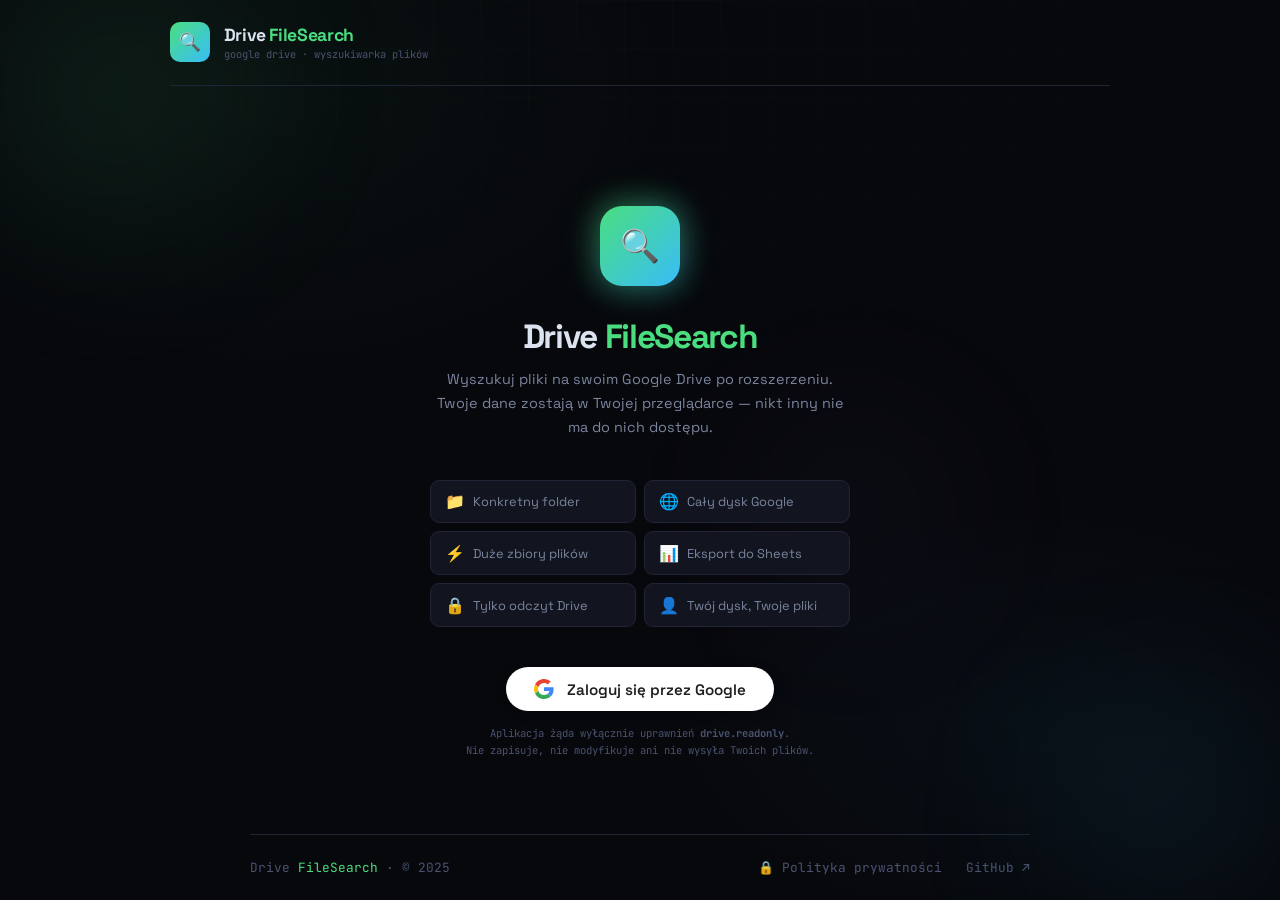
<file: index.html>
<!DOCTYPE html>
<html lang="pl">
<head>
  <meta charset="UTF-8"/>
  <meta name="viewport" content="width=device-width, initial-scale=1.0"/>
  <title>Drive FileSearch</title>
  <link href="https://fonts.googleapis.com/css2?family=Space+Grotesk:wght@300;400;500;600;700&family=JetBrains+Mono:wght@400;500&display=swap" rel="stylesheet"/>
  <link rel="stylesheet" href="styles/main.css?v=4"/>

</head>
<body>

<div class="bg-orbs">
  <div class="orb orb-1"></div>
  <div class="orb orb-2"></div>
  <div class="orb orb-3"></div>
</div>

<!-- TOP BAR -->
<div class="topbar">
  <div class="brand">
    <div class="brand-icon">🔍</div>
    <div>
      <div class="brand-name">Drive <em>FileSearch</em></div>
      <div class="brand-tag">google drive · wyszukiwarka plików</div>
    </div>
  </div>
  <div id="user-area" style="display:none">
    <div class="user-pill" onclick="signOut()" title="Kliknij, aby się wylogować">
      <div class="user-avatar" id="user-avatar">?</div>
      <span id="user-name" style="color:var(--txt2)">Wyloguj</span>
    </div>
  </div>
</div>

<!-- ═══════════════ LOGIN ═══════════════ -->
<div id="login-screen">
  <div class="login-hero">🔍</div>
  <h1 class="login-title">Drive <span>FileSearch</span></h1>
  <p class="login-sub">
    Wyszukuj pliki na swoim Google Drive po rozszerzeniu.<br>
    Twoje dane zostają w Twojej przeglądarce — nikt inny nie ma do nich dostępu.
  </p>

  <div class="login-feats">
    <div class="feat"><span class="feat-ic">📁</span>Konkretny folder</div>
    <div class="feat"><span class="feat-ic">🌐</span>Cały dysk Google</div>
    <div class="feat"><span class="feat-ic">⚡</span>Duże zbiory plików</div>
    <div class="feat"><span class="feat-ic">📊</span>Eksport do Sheets</div>
    <div class="feat"><span class="feat-ic">🔒</span>Tylko odczyt Drive</div>
    <div class="feat"><span class="feat-ic">👤</span>Twój dysk, Twoje pliki</div>
  </div>

  <div class="login-btn-wrap">
    <button id="g-signin-btn" onclick="triggerOAuth()" style="
      display:flex;align-items:center;gap:.85rem;
      background:#fff;color:#1f1f1f;border:none;border-radius:999px;
      padding:.75rem 1.75rem;font-size:.95rem;font-weight:600;
      cursor:pointer;font-family:var(--sans);box-shadow:0 2px 12px rgba(0,0,0,.3);
      transition:box-shadow .2s;
    " onmouseover="this.style.boxShadow='0 4px 20px rgba(0,0,0,.4)'"
       onmouseout="this.style.boxShadow='0 2px 12px rgba(0,0,0,.3)'">
      <svg width="20" height="20" viewBox="0 0 48 48"><path fill="#EA4335" d="M24 9.5c3.54 0 6.71 1.22 9.21 3.6l6.85-6.85C35.9 2.38 30.47 0 24 0 14.62 0 6.51 5.38 2.56 13.22l7.98 6.19C12.43 13.72 17.74 9.5 24 9.5z"/><path fill="#4285F4" d="M46.98 24.55c0-1.57-.15-3.09-.38-4.55H24v9.02h12.94c-.58 2.96-2.26 5.48-4.78 7.18l7.73 6c4.51-4.18 7.09-10.36 7.09-17.65z"/><path fill="#FBBC05" d="M10.53 28.59c-.48-1.45-.76-2.99-.76-4.59s.27-3.14.76-4.59l-7.98-6.19C.92 16.46 0 20.12 0 24c0 3.88.92 7.54 2.56 10.78l7.97-6.19z"/><path fill="#34A853" d="M24 48c6.48 0 11.93-2.13 15.89-5.81l-7.73-6c-2.18 1.48-4.97 2.31-8.16 2.31-6.26 0-11.57-4.22-13.47-9.91l-7.98 6.19C6.51 42.62 14.62 48 24 48z"/></svg>
      Zaloguj się przez Google
    </button>
    <p class="privacy-note">
      Aplikacja żąda wyłącznie uprawnień <strong>drive.readonly</strong>.<br>
      Nie zapisuje, nie modyfikuje ani nie wysyła Twoich plików.
    </p>
  </div>

  <!-- Pojawia się tylko gdy właściciel nie wpisał Client ID -->
  <div class="no-config" id="no-config">
    <strong>⚙️ Konfiguracja wymagana (tylko dla właściciela aplikacji)</strong>
    Aby aplikacja działała, otwórz plik <code>index.html</code> w edytorze
    i zamień w linii&nbsp;3 wartość:<br><br>
    <code>CLIENT_ID: '574487464726-5versj5g8uubppk4ikh4be92oa8b5r4l.apps.googleusercontent.com'</code><br><br>
    na swój Client ID z Google Cloud Console, a następnie wgraj plik na serwer.<br>
    Instrukcja: <a href="https://console.cloud.google.com/" target="_blank" style="color:var(--b)">console.cloud.google.com</a>
    → APIs &amp; Services → Credentials → OAuth 2.0 Client ID
  </div>
</div>

<!-- ═══════════════ APP ═══════════════ -->
<div id="app" style="display:none;width:100%;max-width:940px">

  <div class="card">
    <div class="card-title">Konfiguracja wyszukiwania</div>

    <div class="mode-tabs">
      <div class="mode-tab active" id="tab-f" onclick="setMode('folder')">
        <span class="tab-icon">📁</span>
        <div><div class="tab-title">Konkretny folder</div><div class="tab-desc">podaj ID lub URL</div></div>
      </div>
      <div class="mode-tab dtab" id="tab-d" onclick="setMode('drive')">
        <span class="tab-icon">🌐</span>
        <div><div class="tab-title">Cały dysk Google</div><div class="tab-desc">przeszukaj wszystko</div></div>
      </div>
    </div>

    <div class="warn-banner" id="warn">
      ⚡ <strong>Tryb: Cały dysk</strong> — dla dużych dysków może to potrwać kilka minut. Wyniki pojawiają się na bieżąco.
    </div>

    <div class="row2">
      <div class="field">
        <label class="fl">ID lub URL folderu</label>
        <input type="text" id="folder-id" placeholder="1BxiMVs0XRA5nFMdKvBdBZjg…"/>
        <p class="hint">Wklej URL lub ID z paska adresu Drive</p>
      </div>
      <div class="field">
        <label class="fl">Rozszerzenia plików</label>
        <div class="ext-picker-wrap">
          <div class="ext-picker-trigger" id="ext-trigger" onclick="togglePicker()">
            <span id="ext-trigger-label">Wybierz rozszerzenia…</span>
            <span class="ext-trigger-arrow">▾</span>
          </div>
          <div class="ext-picker-dropdown" id="ext-dropdown" style="display:none">
            <div class="ext-search-wrap">
              <input type="text" id="ext-search" placeholder="Szukaj rozszerzenia…" oninput="filterExtensions()" autocomplete="off"/>
            </div>
            <div class="ext-custom-wrap">
              <div class="ext-custom-header" id="ext-custom-header" onclick="toggleCustom()">
                <span class="ext-custom-label">+ Dodaj własne rozszerzenie</span>
                <span class="ext-custom-arrow" id="ext-custom-arrow">▾</span>
              </div>
              <div class="ext-custom-body" id="ext-custom-body" style="display:none">
                <div class="ext-custom-row">
                  <input type="text" id="ext-custom-input"
                    placeholder="np. ai, fig, blend…"
                    autocomplete="off"
                    oninput="this.value=this.value.replace(/[^a-zA-Z0-9]/g,'')"
                    onkeydown="if(event.key==='Enter'){event.preventDefault();addCustomExt()}"/>
                  <button type="button" class="ext-custom-btn" onclick="addCustomExt()">Dodaj</button>
                </div>
                <div class="ext-custom-tags" id="ext-custom-tags"></div>
              </div>
            </div>
            <div class="ext-actions">
              <button type="button" onclick="selectAll()">Zaznacz wszystkie</button>
              <button type="button" onclick="clearAll()">Odznacz wszystkie</button>
            </div>
            <div class="ext-list" id="ext-list">
              <div style="padding:1rem;text-align:center;color:var(--txt3);font-family:var(--mono);font-size:.78rem">Ładowanie…</div>
            </div>
          </div>
        </div>
        <p class="hint">Możesz zaznaczyć wiele rozszerzeń jednocześnie</p>
        <div class="ext-tags" id="ext-tags"></div>
      </div>
    </div>

    <div class="toggle-row" id="rec-row">
      <label class="toggle"><input type="checkbox" id="recursive" checked/><span class="slider"></span></label>
      <span class="toggle-label">Przeszukuj podfoldery rekurencyjnie</span>
    </div>

    <div class="btn-row">
      <button class="btn-go" id="btn-go" onclick="startSearch()">▶ Szukaj</button>
      <button class="btn-stop" id="btn-stop" onclick="stopSearch()" disabled>✕ Zatrzymaj</button>
    </div>
    <div class="err" id="err-box"></div>
  </div>

  <div class="card" id="prog-card">
    <div class="prog-head">
      <span class="prog-label" id="prog-label">Wyszukiwanie…</span>
      <span class="prog-status" id="prog-status">inicjalizacja</span>
    </div>
    <div class="pbar-wrap"><div class="pbar" id="pbar"></div></div>
    <div class="stats-row">
      <div><span class="sv" id="sv-found">0</span>znaleziono</div>
      <div><span class="sv" id="sv-req">0</span>zapytań API</div>
      <div><span class="sv" id="sv-time">0s</span>czas</div>
    </div>
  </div>

  <div class="card" id="res-card">
    <div class="res-head">
      <div class="res-left">
        <span class="res-title">Wyniki</span>
        <span class="badge" id="res-badge">0</span>
        <span class="mpill" id="res-pill">tryb</span>
      </div>
      <button class="btn-export btn-sm" id="btn-export" onclick="exportSheet()" disabled>📊 Eksportuj do Sheets</button>
    </div>
    <div class="fbar">
      <input type="text" id="f-name" placeholder="Filtruj po nazwie…" oninput="render()"/>
      <select id="f-ext" onchange="render()"><option value="">Wszystkie typy</option></select>
      <select id="s-col" onchange="render()">
        <option value="name">Sortuj: nazwa</option>
        <option value="ext">Sortuj: typ</option>
        <option value="size">Sortuj: rozmiar</option>
        <option value="modified">Sortuj: data</option>
        <option value="path">Sortuj: lokalizacja</option>
      </select>
      <select id="s-dir" onchange="render()">
        <option value="asc">Rosnąco</option>
        <option value="desc">Malejąco</option>
      </select>
    </div>
    <div class="tbl-wrap">
      <table>
        <thead><tr>
          <th onclick="sortBy('name')">Nazwa</th>
          <th onclick="sortBy('ext')">Typ</th>
          <th onclick="sortBy('size')">Rozmiar</th>
          <th onclick="sortBy('path')" id="th-path">Lokalizacja</th>
          <th onclick="sortBy('modified')">Modyfikacja</th>
          <th>Otwórz</th>
        </tr></thead>
        <tbody id="tbody"></tbody>
      </table>
    </div>
    <div class="empty" id="empty" style="display:none"><span>🗂️</span>Brak wyników spełniających kryteria</div>
    <div class="paging" id="paging"></div>
  </div>

</div>

<script>
// ════════════════════════════════════════════════════
//  ★ KONFIGURACJA – zmień tylko tę jedną linię ★
// ════════════════════════════════════════════════════
const CONFIG = {
  CLIENT_ID:    '574487464726-5versj5g8uubppk4ikh4be92oa8b5r4l.apps.googleusercontent.com',
  REDIRECT_URI: 'https://minkek.github.io/drive-filesearch/',
};
// ════════════════════════════════════════════════════

const SCOPES   = 'openid profile email https://www.googleapis.com/auth/drive.metadata.readonly https://www.googleapis.com/auth/spreadsheets';
const API_BASE = 'https://www.googleapis.com/drive/v3';
const PAGE_SZ  = 50;

let token    = null;
let allFiles = [];
let mode     = 'folder';
let running  = false;
let reqCount = 0, t0 = 0;
let timerInt = null;
let curPage  = 1;

// ════════════════════════════════════════════════════
//  EXTENSION PICKER
// ════════════════════════════════════════════════════
let extData    = {};   // { Kategoria: [{ext, label}] }
let checkedExt = new Set();

async function loadExtensions() {
  try {
    const res = await fetch('extensions.json?v=' + Date.now());
    extData = await res.json();
  } catch(_) {
    // Fallback jeśli plik nie istnieje
    extData = {
      'Dokumenty': [{ext:'pdf',label:'PDF'},{ext:'docx',label:'Word'},{ext:'doc',label:'Word (stary)'},{ext:'txt',label:'Tekst'},{ext:'odt',label:'ODT'}],
      'Arkusze':   [{ext:'xlsx',label:'Excel'},{ext:'xls',label:'Excel (stary)'},{ext:'csv',label:'CSV'},{ext:'ods',label:'ODS'}],
      'Prezentacje':[{ext:'pptx',label:'PowerPoint'},{ext:'ppt',label:'PPT (stary)'},{ext:'odp',label:'ODP'}],
      'Obrazy':    [{ext:'jpg',label:'JPG'},{ext:'png',label:'PNG'},{ext:'gif',label:'GIF'},{ext:'webp',label:'WebP'},{ext:'svg',label:'SVG'},{ext:'heic',label:'HEIC'}],
      'Wideo':     [{ext:'mp4',label:'MP4'},{ext:'mov',label:'MOV'},{ext:'avi',label:'AVI'},{ext:'mkv',label:'MKV'}],
      'Audio':     [{ext:'mp3',label:'MP3'},{ext:'wav',label:'WAV'},{ext:'flac',label:'FLAC'},{ext:'aac',label:'AAC'}],
      'Archiwa':   [{ext:'zip',label:'ZIP'},{ext:'rar',label:'RAR'},{ext:'7z',label:'7-Zip'},{ext:'tar',label:'TAR'}],
    };
  }
  renderExtList('');
}

function renderExtList(query) {
  const q = query.toLowerCase().trim();
  const list = document.getElementById('ext-list');
  let html = '';
  let anyVisible = false;

  for (const [cat, items] of Object.entries(extData)) {
    const filtered = q
      ? items.filter(i => i.ext.includes(q) || i.label.toLowerCase().includes(q))
      : items;
    if (filtered.length === 0) continue;
    anyVisible = true;

    html += `<div class="ext-category">
      <div class="ext-cat-header">
        <span>${cat}</span>
        <button onclick="toggleCategory('${cat}')">zaznacz wszystkie</button>
      </div>
      <div class="ext-items">`;
    for (const item of filtered) {
      const checked = checkedExt.has(item.ext);
      html += `<label class="ext-chip ${checked ? 'checked' : ''}" id="chip-${item.ext}">
        <input type="checkbox" value="${item.ext}" ${checked ? 'checked' : ''}
          onchange="toggleExt('${item.ext}', this.checked)"/>
        <span class="ext-chip-label">.${item.ext}</span>
      </label>`;
    }
    html += `</div></div>`;
  }

  if (!anyVisible) html = `<div class="ext-no-results">Brak wyników dla „${query}"</div>`;
  list.innerHTML = html;
}

function toggleExt(ext, checked) {
  if (checked) checkedExt.add(ext);
  else checkedExt.delete(ext);
  // Aktualizuj wygląd chipa
  const chip = document.getElementById('chip-' + ext);
  if (chip) chip.classList.toggle('checked', checked);
  updateTriggerLabel();
}

function toggleCategory(cat) {
  const items = extData[cat] || [];
  const allChecked = items.every(i => checkedExt.has(i.ext));
  items.forEach(i => {
    if (allChecked) checkedExt.delete(i.ext);
    else checkedExt.add(i.ext);
    const chip = document.getElementById('chip-' + i.ext);
    if (chip) {
      chip.classList.toggle('checked', !allChecked);
      const cb = chip.querySelector('input');
      if (cb) cb.checked = !allChecked;
    }
  });
  updateTriggerLabel();
}

function selectAll() {
  for (const items of Object.values(extData)) items.forEach(i => checkedExt.add(i.ext));
  renderExtList(document.getElementById('ext-search').value);
  updateTriggerLabel();
}

function clearAll() {
  checkedExt.clear();
  renderExtList(document.getElementById('ext-search').value);
  updateTriggerLabel();
}

function filterExtensions() {
  renderExtList(document.getElementById('ext-search').value);
}

function updateTriggerLabel() {
  const label = document.getElementById('ext-trigger-label');
  const tags  = document.getElementById('ext-tags');
  if (checkedExt.size === 0) {
    label.textContent = 'Wybierz rozszerzenia…';
    label.classList.remove('has-selection');
    tags.innerHTML = '';
  } else {
    label.textContent = checkedExt.size + ' rozszerzeń wybranych';
    label.classList.add('has-selection');
    tags.innerHTML = [...checkedExt].sort().map(ext =>
      `<span class="ext-tag">.${ext}<span class="ext-tag-x" onclick="toggleExt('${ext}',false);document.getElementById('cb-${ext}') && (document.getElementById('cb-${ext}').checked=false)">✕</span></span>`
    ).join('');
  }
}

function togglePicker() {
  const dd = document.getElementById('ext-dropdown');
  const tr = document.getElementById('ext-trigger');
  const open = dd.style.display === 'none';
  dd.style.display = open ? 'block' : 'none';
  tr.classList.toggle('open', open);
  if (open) {
    document.getElementById('ext-search').focus();
    // Zamknij przy kliknięciu poza dropdownem
    setTimeout(() => {
      document.addEventListener('click', closePicker);
    }, 10);
  }
}

function closePicker(e) {
  const wrap = document.querySelector('.ext-picker-wrap');
  if (wrap && !wrap.contains(e.target)) {
    document.getElementById('ext-dropdown').style.display = 'none';
    document.getElementById('ext-trigger').classList.remove('open');
    document.removeEventListener('click', closePicker);
  }
}

let customExts = new Set(); // Własne rozszerzenia użytkownika

function toggleCustom() {
  const body  = document.getElementById('ext-custom-body');
  const arrow = document.getElementById('ext-custom-arrow');
  const open  = body.style.display === 'none';
  body.style.display = open ? 'block' : 'none';
  arrow.classList.toggle('open', open);
  if (open) {
    setTimeout(() => document.getElementById('ext-custom-input').focus(), 50);
  }
}

function addCustomExt() {
  const input = document.getElementById('ext-custom-input');
  const val   = input.value.trim().toLowerCase().replace(/^\./, '');

  if (!val) return;

  // Walidacja – tylko litery i cyfry, max 10 znaków
  if (!/^[a-z0-9]{1,10}$/.test(val)) {
    showCustomErr('Tylko litery i cyfry, maks. 10 znaków');
    return;
  }

  // Już istnieje w wbudowanych?
  const builtIn = Object.values(extData).flat().find(i => i.ext === val);
  if (builtIn) {
    // Zaznacz zamiast dodawać osobno
    checkedExt.add(val);
    renderExtList(document.getElementById('ext-search').value);
    updateTriggerLabel();
    input.value = '';
    return;
  }

  // Już dodane
  if (customExts.has(val)) {
    checkedExt.add(val);
    updateTriggerLabel();
    renderCustomTags();
    input.value = '';
    return;
  }

  customExts.add(val);
  checkedExt.add(val);
  input.value = '';
  hideCustomErr();
  renderCustomTags();
  updateTriggerLabel();
}

function removeCustomExt(ext) {
  customExts.delete(ext);
  checkedExt.delete(ext);
  renderCustomTags();
  updateTriggerLabel();
}

function renderCustomTags() {
  const wrap = document.getElementById('ext-custom-tags');
  if (customExts.size === 0) { wrap.innerHTML = ''; return; }
  wrap.innerHTML = [...customExts].map(ext => `
    <span class="ext-custom-tag">
      .${ext}
      <span class="ext-custom-tag-x" onclick="removeCustomExt('${ext}')">✕</span>
    </span>`).join('');
}

function showCustomErr(msg) {
  let el = document.getElementById('ext-custom-err');
  if (!el) {
    el = document.createElement('div');
    el.id = 'ext-custom-err';
    el.className = 'ext-custom-err';
    document.getElementById('ext-custom-tags').after(el);
  }
  el.textContent = '⚠ ' + msg;
  el.style.display = 'block';
  setTimeout(() => { el.style.display = 'none'; }, 2500);
}

function hideCustomErr() {
  const el = document.getElementById('ext-custom-err');
  if (el) el.style.display = 'none';
}

function getSelectedExtensions() {
  return [...checkedExt, ...customExts].filter((v, i, a) => a.indexOf(v) === i);
}

// ── INIT ─────────────────────────────────────────────
// Krok 1: Odczytaj token z URL natychmiast przy ładowaniu strony
(function checkTokenImmediately() {
  // Sprawdź hash w URL (#access_token=...)
  const hash = location.hash || window.location.hash;
  if (hash && hash.includes('access_token')) {
    try {
      const p = new URLSearchParams(hash.replace(/^#/, ''));
      const t = p.get('access_token');
      const exp = p.get('expires_in');
      if (t) {
        const expiresAt = Date.now() + (parseInt(exp) || 3600) * 1000;
        localStorage.setItem('dsf_token', t);
        localStorage.setItem('dsf_token_exp', String(expiresAt));
        // Usuń hash z URL
        history.replaceState(null, '', location.pathname + location.search);
      }
    } catch(e) {}
  }
})();

window.addEventListener('DOMContentLoaded', () => {
  const cid = CONFIG.CLIENT_ID;

  // Brak Client ID – pokaż instrukcję
  if (!cid || cid.includes('WPISZ')) {
    document.getElementById('no-config').style.display = 'block';
    document.getElementById('g-signin-btn').style.display = 'none';
    return;
  }

  // Sprawdź czy token istnieje i nie wygasł
  const saved    = localStorage.getItem('dsf_token');
  const savedExp = parseInt(localStorage.getItem('dsf_token_exp') || '0');
  const valid    = saved && savedExp && Date.now() < savedExp;

  if (valid) {
    token = saved;
    showApp();
    return;
  }

  // Wyczyść wygasły token
  localStorage.removeItem('dsf_token');
  localStorage.removeItem('dsf_token_exp');

  // Pokaż przycisk logowania
  document.getElementById('g-signin-btn').style.display = 'flex';
});

function triggerOAuth() {
  const params = new URLSearchParams({
    client_id:     CONFIG.CLIENT_ID,
    redirect_uri:  CONFIG.REDIRECT_URI,
    response_type: 'token',
    scope:         SCOPES,
    prompt:        'select_account',
  });
  location.href = 'https://accounts.google.com/o/oauth2/v2/auth?' + params;
}

async function showApp() {
  try {
    const u = await apiFetch('https://www.googleapis.com/oauth2/v3/userinfo');
    document.getElementById('user-name').textContent = u.name || u.email || 'Wyloguj';
    const av = document.getElementById('user-avatar');
    if (u.picture) av.innerHTML = `<img src="${u.picture}" referrerpolicy="no-referrer"/>`;
    else av.textContent = (u.name || 'U')[0].toUpperCase();
    document.getElementById('user-area').style.display = 'flex';
  } catch(_) {}
  document.getElementById('login-screen').style.display = 'none';
  document.getElementById('app').style.display = 'block';
  loadExtensions();
}

function signOut() {
  token = null;
  localStorage.removeItem('dsf_token');
  localStorage.removeItem('dsf_token_exp');
  location.reload();
}

// ── TRYB ─────────────────────────────────────────────
function setMode(m) {
  mode = m;
  document.getElementById('tab-f').classList.toggle('active', m === 'folder');
  document.getElementById('tab-d').classList.toggle('active', m === 'drive');
  document.getElementById('folder-id').disabled = m === 'drive';
  document.getElementById('rec-row').classList.toggle('off', m === 'drive');
  document.getElementById('warn').classList.toggle('show', m === 'drive');
  const btn = document.getElementById('btn-go');
  btn.textContent = m === 'drive' ? '🌐 Szukaj na całym dysku' : '▶ Szukaj';
  btn.className   = m === 'drive' ? 'btn-go drive' : 'btn-go';
}

// ── WYSZUKIWANIE ──────────────────────────────────────
async function startSearch() {
  hideErr();
  const extList = getSelectedExtensions();
  if (extList.length === 0) { showErr('Wybierz przynajmniej jedno rozszerzenie.'); return; }

  let folderId = '';
  if (mode === 'folder') {
    const raw = document.getElementById('folder-id').value.trim();
    if (!raw) { showErr('Podaj ID lub URL folderu.'); return; }
    folderId = extractId(raw);
  }
  const recursive = document.getElementById('recursive').checked;

  allFiles = []; reqCount = 0; curPage = 1; running = true; t0 = Date.now();
  document.getElementById('prog-card').style.display = 'block';
  document.getElementById('res-card').style.display  = 'none';
  document.getElementById('btn-go').disabled   = true;
  document.getElementById('btn-stop').disabled = false;
  document.getElementById('pbar').className    = 'pbar' + (mode === 'drive' ? ' drive' : '');
  document.getElementById('pbar').style.width  = '0%';
  document.getElementById('prog-label').textContent = mode === 'drive' ? 'Skanowanie całego dysku…' : 'Wyszukiwanie…';
  document.getElementById('f-ext').innerHTML   = '<option value="">Wszystkie typy</option>';
  timerInt = setInterval(() => { document.getElementById('sv-time').textContent = Math.floor((Date.now() - t0) / 1000) + 's'; }, 500);

  try {
    if (mode === 'drive') await searchDrive(extList);
    else await searchFolder(folderId, extList, recursive, '');
  } catch(e) {
    if (running) showErr('Błąd API: ' + e.message);
  }
  finishSearch();
}

async function searchDrive(extList) {
  const q = `(${extList.map(e => `name contains '.${e}'`).join(' or ')}) and trashed = false`;
  let pageToken = null;
  do {
    if (!running) break;
    const params = { q, fields: 'nextPageToken,files(id,name,size,modifiedTime,webViewLink,parents)', pageSize: 1000 };
    if (pageToken) params.pageToken = pageToken;
    const res = await driveList(params);
    for (const f of res.files || []) {
      if (!running) break;
      if (!extList.includes(getExt(f.name))) continue;
      let parent = 'Mój Dysk';
      if (f.parents?.[0]) try { parent = await getFileName(f.parents[0]); } catch(_) {}
      allFiles.push(makeItem(f, parent));
      updateStats();
    }
    pageToken = res.nextPageToken;
  } while (pageToken && running);
}

async function searchFolder(folderId, extList, recursive, pathPrefix) {
  if (!running) return;
  let folderName = pathPrefix || (await getFileName(folderId).catch(() => folderId));
  const q = `(${extList.map(e => `name contains '.${e}'`).join(' or ')}) and '${folderId}' in parents and trashed = false and mimeType != 'application/vnd.google-apps.folder'`;
  let pageToken = null;
  do {
    if (!running) break;
    const params = { q, fields: 'nextPageToken,files(id,name,size,modifiedTime,webViewLink)', pageSize: 1000 };
    if (pageToken) params.pageToken = pageToken;
    const res = await driveList(params);
    for (const f of res.files || []) {
      if (!extList.includes(getExt(f.name))) continue;
      allFiles.push(makeItem(f, folderName));
      updateStats();
    }
    pageToken = res.nextPageToken;
  } while (pageToken && running);

  if (recursive && running) {
    const sq = `'${folderId}' in parents and mimeType = 'application/vnd.google-apps.folder' and trashed = false`;
    let st = null;
    do {
      if (!running) break;
      const p = { q: sq, fields: 'nextPageToken,files(id,name)', pageSize: 1000 };
      if (st) p.pageToken = st;
      const res = await driveList(p);
      for (const sub of res.files || []) {
        if (!running) break;
        await searchFolder(sub.id, extList, true, folderName + '/' + sub.name);
      }
      st = res.nextPageToken;
    } while (st && running);
  }
}

function finishSearch() {
  running = false;
  clearInterval(timerInt);
  document.getElementById('btn-go').disabled   = false;
  document.getElementById('btn-stop').disabled = true;
  document.getElementById('pbar').style.width  = '100%';
  setStatus(`zakończono ✓ — ${allFiles.length} plików`);
  document.getElementById('res-card').style.display  = 'block';
  document.getElementById('res-badge').textContent   = allFiles.length;
  document.getElementById('res-pill').textContent    = mode === 'drive' ? '🌐 cały dysk' : '📁 folder';
  document.getElementById('res-pill').className      = mode === 'drive' ? 'mpill' : 'mpill f';
  document.getElementById('th-path').textContent     = mode === 'drive' ? 'Folder nadrzędny' : 'Ścieżka';
  document.getElementById('btn-export').disabled     = allFiles.length === 0;
  if (allFiles.length === 0) {
    document.getElementById('tbody').innerHTML = '';
    document.getElementById('empty').style.display = 'block';
  } else { render(); }
}

function stopSearch() { running = false; setStatus('zatrzymano'); }

// ── API ───────────────────────────────────────────────
async function apiFetch(url, opts = {}) {
  const res = await fetch(url, { ...opts, headers: { Authorization: 'Bearer ' + token, ...(opts.headers || {}) } });
  if (res.status === 401) {
    // Token wygasł – wyczyść i wróć do logowania tylko jeśli to nie userinfo
    if (!url.includes('userinfo')) {
      signOut();
    }
    throw new Error('Sesja wygasła.');
  }
  if (!res.ok) throw new Error(await res.text());
  return res.json();
}

async function driveList(params) {
  reqCount++;
  document.getElementById('sv-req').textContent = reqCount;
  return apiFetch(`${API_BASE}/files?` + new URLSearchParams(params));
}

const nameCache = {};
async function getFileName(id) {
  if (nameCache[id]) return nameCache[id];
  const r = await apiFetch(`${API_BASE}/files/${id}?fields=name`);
  return (nameCache[id] = r.name);
}

function makeItem(f, path) {
  return { id: f.id, name: f.name,
    url:      f.webViewLink || `https://drive.google.com/file/d/${f.id}/view`,
    size:     fmtBytes(parseInt(f.size) || 0),
    rawSize:  parseInt(f.size) || 0,
    modified: (f.modifiedTime || '').slice(0, 16).replace('T', ' '),
    path };
}

function fmtBytes(b) {
  if (!b) return '0 B';
  const u = ['B','KB','MB','GB'], i = Math.floor(Math.log(b) / Math.log(1024));
  return (b / Math.pow(1024, i)).toFixed(1) + ' ' + u[Math.min(i, 3)];
}

function updateStats() {
  document.getElementById('sv-found').textContent = allFiles.length;
  document.getElementById('pbar').style.width = Math.min(88, 8 + allFiles.length / 8) + '%';
}

function setStatus(m) { document.getElementById('prog-status').textContent = m; }

// ── TABELA ────────────────────────────────────────────
function render() {
  const nf = document.getElementById('f-name').value.toLowerCase();
  const ef = document.getElementById('f-ext').value.toLowerCase();
  const sc = document.getElementById('s-col').value;
  const sd = document.getElementById('s-dir').value;

  let data = allFiles.filter(f => {
    const ext = getExt(f.name);
    return (!nf || f.name.toLowerCase().includes(nf)) && (!ef || ext === ef);
  });

  data.sort((a, b) => {
    let va, vb;
    if (sc === 'ext')       { va = getExt(a.name); vb = getExt(b.name); }
    else if (sc === 'size') { va = a.rawSize;       vb = b.rawSize; }
    else                    { va = (a[sc]||'').toLowerCase(); vb = (b[sc]||'').toLowerCase(); }
    return sd === 'asc' ? (va < vb ? -1 : va > vb ? 1 : 0) : (va > vb ? -1 : va < vb ? 1 : 0);
  });

  // Aktualizuj dropdown rozszerzeń
  const sel = document.getElementById('f-ext');
  const ex  = new Set([...sel.options].map(o => o.value));
  [...new Set(allFiles.map(f => getExt(f.name)))].sort().forEach(e => {
    if (e && !ex.has(e)) { const o = document.createElement('option'); o.value = e; o.textContent = '.' + e.toUpperCase(); sel.appendChild(o); }
  });

  const total = data.length;
  const pages = Math.max(1, Math.ceil(total / PAGE_SZ));
  curPage = Math.min(curPage, pages);
  const pg = data.slice((curPage - 1) * PAGE_SZ, curPage * PAGE_SZ);

  const tbody = document.getElementById('tbody');
  document.getElementById('empty').style.display = pg.length === 0 ? 'block' : 'none';
  tbody.innerHTML = pg.length === 0 ? '' : pg.map(f => `
    <tr>
      <td><span class="fname" title="${e(f.name)}">${e(f.name)}</span></td>
      <td><span class="ext-pill">${e(getExt(f.name)) || '—'}</span></td>
      <td style="font-family:var(--mono);white-space:nowrap">${e(f.size)}</td>
      <td><span class="fpath" title="${e(f.path)}">${e(f.path)}</span></td>
      <td style="font-family:var(--mono);font-size:.7rem;white-space:nowrap">${e(f.modified)}</td>
      <td><a class="olink" href="${e(f.url)}" target="_blank">↗ otwórz</a></td>
    </tr>`).join('');

  renderPaging(pages, total);
}

function renderPaging(pages, total) {
  const wrap = document.getElementById('paging');
  if (pages <= 1) { wrap.innerHTML = ''; return; }
  let h = `<span style="font-family:var(--mono);font-size:.7rem;color:var(--txt2);margin-right:.4rem">${total} wyników · ${curPage}/${pages}</span>`;
  if (curPage > 1) h += `<button class="pg" onclick="goP(${curPage-1})">‹</button>`;
  vpages(curPage, pages).forEach(p => {
    if (p === '…') h += `<span style="padding:.35rem .3rem;color:var(--txt3)">…</span>`;
    else h += `<button class="pg ${p===curPage?'on':''}" onclick="goP(${p})">${p}</button>`;
  });
  if (curPage < pages) h += `<button class="pg" onclick="goP(${curPage+1})">›</button>`;
  wrap.innerHTML = h;
}

function vpages(c, t) {
  if (t <= 7) return Array.from({length:t},(_,i)=>i+1);
  const p=[1]; if(c>3) p.push('…');
  for(let i=Math.max(2,c-1);i<=Math.min(t-1,c+1);i++) p.push(i);
  if(c<t-2) p.push('…'); p.push(t); return p;
}

function goP(p) { curPage = p; render(); window.scrollTo(0,0); }
function sortBy(col) {
  const sc = document.getElementById('s-col'), sd = document.getElementById('s-dir');
  if (sc.value === col) sd.value = sd.value === 'asc' ? 'desc' : 'asc';
  else { sc.value = col; sd.value = 'asc'; }
  curPage = 1; render();
}

// ── EKSPORT ───────────────────────────────────────────
async function exportSheet() {
  const btn = document.getElementById('btn-export');
  btn.disabled = true; btn.textContent = '⏳ Tworzę arkusz…';
  try {
    const title  = 'Wyniki wyszukiwania – ' + new Date().toLocaleString('pl');
    const sheet  = await apiFetch('https://sheets.googleapis.com/v4/spreadsheets', {
      method: 'POST', headers: {'Content-Type':'application/json'},
      body: JSON.stringify({ properties: { title } })
    });
    const sid  = sheet.spreadsheetId;
    const rows = [['Nazwa pliku','Rozszerzenie','Rozmiar','Lokalizacja','Data modyfikacji','Link'],
                  ...allFiles.map(f => [f.name, getExt(f.name).toUpperCase(), f.size, f.path, f.modified, f.url])];
    await apiFetch(`https://sheets.googleapis.com/v4/spreadsheets/${sid}/values/A1:append?valueInputOption=USER_ENTERED`, {
      method: 'POST', headers: {'Content-Type':'application/json'},
      body: JSON.stringify({ values: rows })
    });

    const sheetUrl = `https://docs.google.com/spreadsheets/d/${sid}`;

    // Pokaż link zamiast otwierać popup – działa zawsze
    btn.disabled = false;
    btn.textContent = '✅ Arkusz gotowy – kliknij tutaj';
    btn.onclick = () => { location.href = sheetUrl; };
    btn.style.background = 'linear-gradient(135deg,#0f9d58,#1a73e8)';

  } catch(err) {
    showErr('Błąd eksportu: ' + err.message);
    btn.disabled = false;
    btn.textContent = '📊 Eksportuj do Sheets';
    btn.onclick = exportSheet;
  }
}

// ── HELPERS ───────────────────────────────────────────
function extractId(s) { const m = s.match(/[-\w]{25,}/); return m ? m[0] : s; }
function getExt(n)     { const p = n.split('.'); return p.length > 1 ? p[p.length-1].toLowerCase() : ''; }
function e(s)          { return String(s||'').replace(/&/g,'&amp;').replace(/</g,'&lt;').replace(/>/g,'&gt;').replace(/"/g,'&quot;'); }
function showErr(m)    { const b = document.getElementById('err-box'); b.textContent = '⚠ ' + m; b.style.display = 'block'; }
function hideErr()     { document.getElementById('err-box').style.display = 'none'; }
</script>

<footer>
  <span class="footer-brand">Drive <span>FileSearch</span> · &copy; 2025</span>
  <div style="display:flex;gap:1.5rem;align-items:center">
    <a class="footer-link" href="privacy.html">🔒 Polityka prywatności</a>
    <a class="footer-link" href="https://github.com/minkek/drive-filesearch" target="_blank">GitHub ↗</a>
  </div>
</footer>

</body>
</html>
</file>
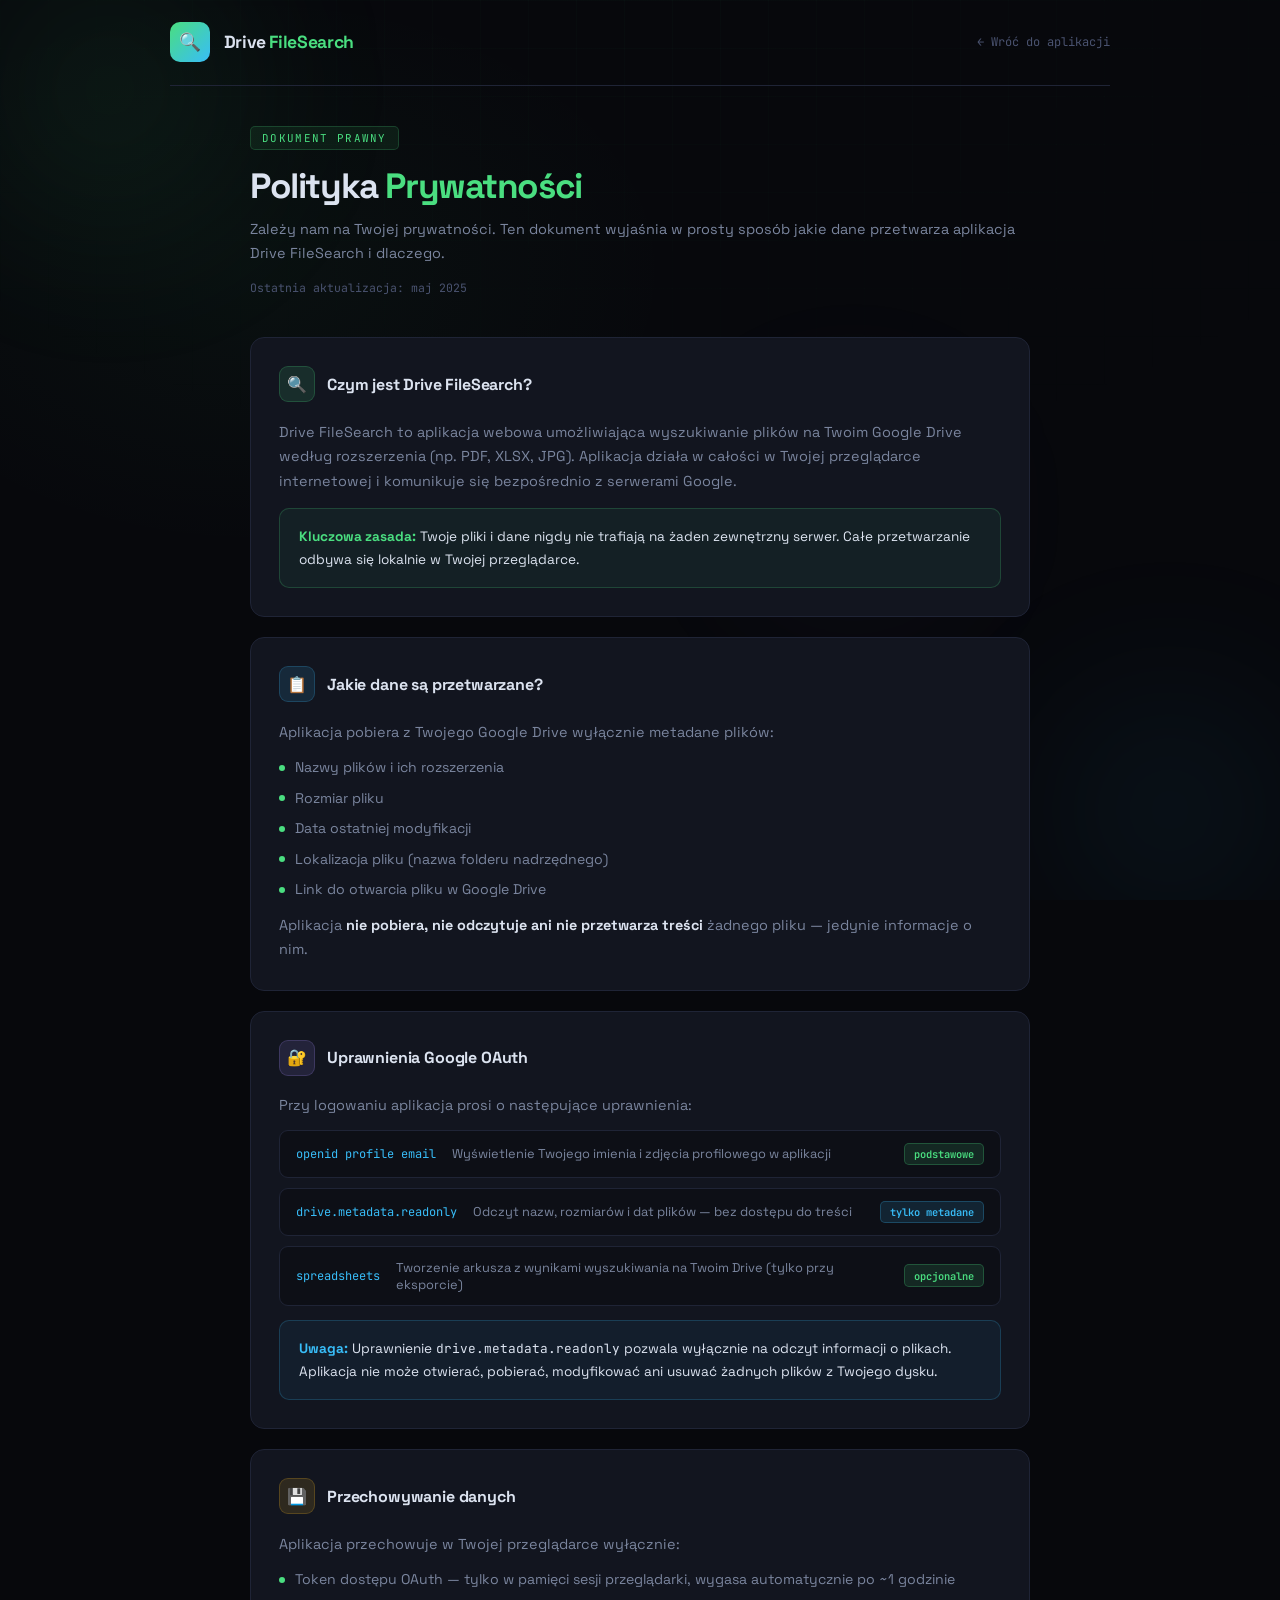
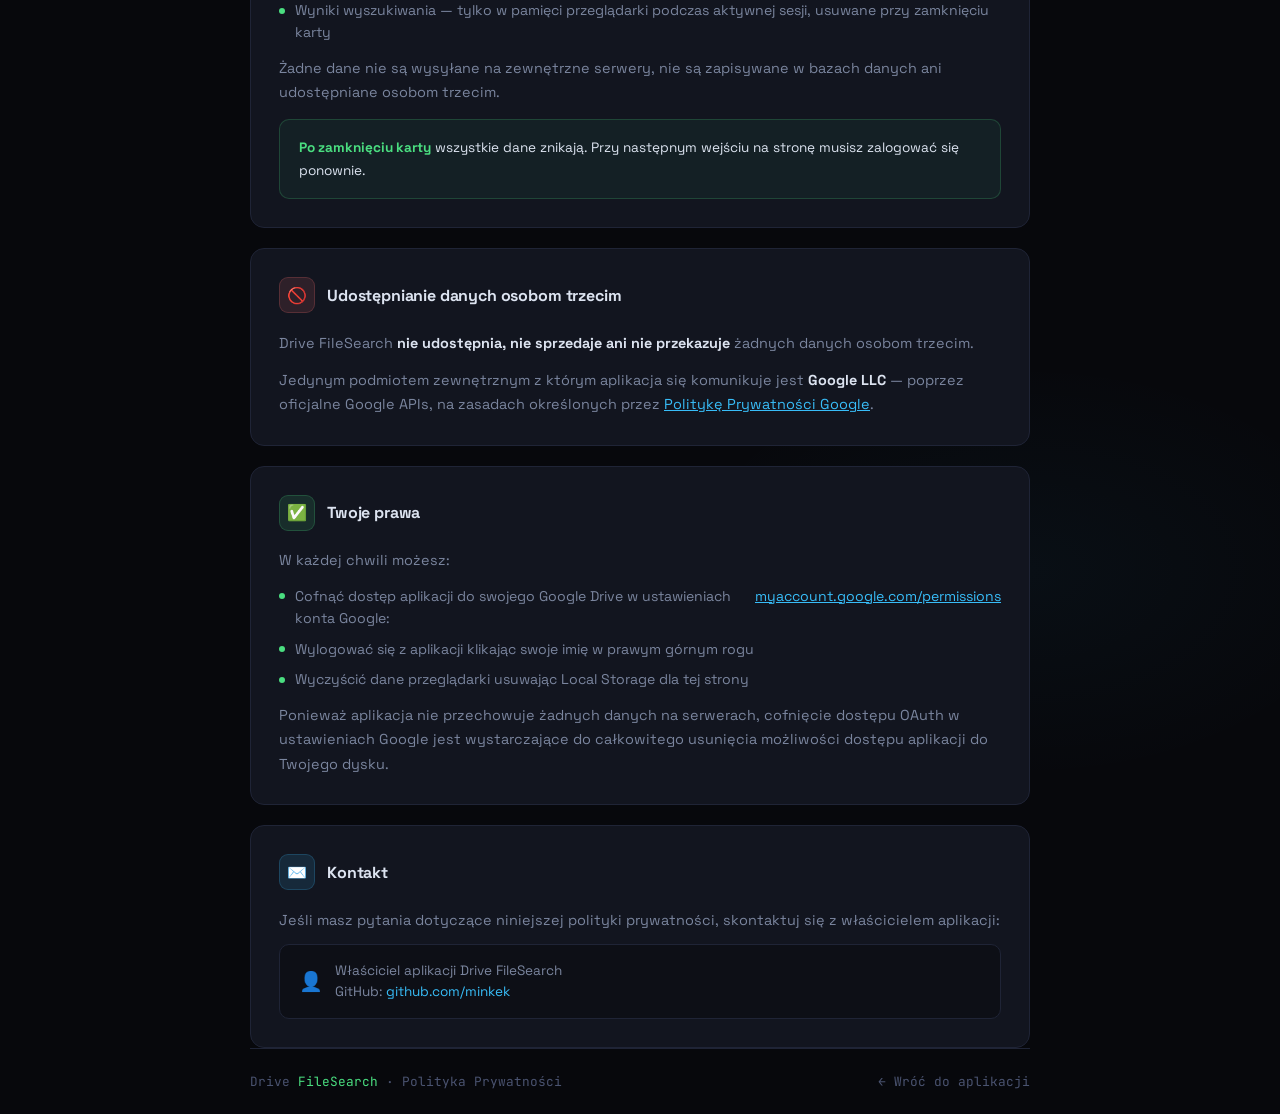
<file: privacy.html>
<!DOCTYPE html>
<html lang="pl">
<head>
  <meta charset="UTF-8"/>
  <meta name="viewport" content="width=device-width, initial-scale=1.0"/>
  <title>Polityka Prywatności – Drive FileSearch</title>
  <link href="https://fonts.googleapis.com/css2?family=Space+Grotesk:wght@300;400;500;600;700&family=JetBrains+Mono:wght@400;500&display=swap" rel="stylesheet"/>
  <link rel="stylesheet" href="styles/main.css?v=4"/>
</head>
<body>

<div class="bg-orbs">
  <div class="orb orb-1"></div>
  <div class="orb orb-2"></div>
  <div class="orb orb-3"></div>
</div>

<!-- TOP BAR -->
<div class="topbar">
  <a class="brand" href="index.html">
    <div class="brand-icon">🔍</div>
    <span class="brand-name">Drive <em>FileSearch</em></span>
  </a>
  <a class="back-link" href="index.html">← Wróć do aplikacji</a>
</div>

<!-- HERO -->
<div class="hero">
  <span class="hero-tag">Dokument prawny</span>
  <h1>Polityka <span>Prywatności</span></h1>
  <p class="hero-sub">
    Zależy nam na Twojej prywatności. Ten dokument wyjaśnia w prosty sposób
    jakie dane przetwarza aplikacja Drive FileSearch i dlaczego.
  </p>
  <p class="last-updated">Ostatnia aktualizacja: maj 2025</p>
</div>

<!-- CONTENT -->
<div class="content">

  <!-- 1. Co to jest -->
  <div class="section">
    <div class="section-header">
      <div class="section-icon icon-green">🔍</div>
      <h2>Czym jest Drive FileSearch?</h2>
    </div>
    <p>
      Drive FileSearch to aplikacja webowa umożliwiająca wyszukiwanie plików na Twoim
      Google Drive według rozszerzenia (np. PDF, XLSX, JPG). Aplikacja działa w całości
      w Twojej przeglądarce internetowej i komunikuje się bezpośrednio z serwerami Google.
    </p>
    <div class="highlight">
      <p><strong>Kluczowa zasada:</strong> Twoje pliki i dane nigdy nie trafiają na żaden zewnętrzny serwer.
      Całe przetwarzanie odbywa się lokalnie w Twojej przeglądarce.</p>
    </div>
  </div>

  <!-- 2. Jakie dane -->
  <div class="section">
    <div class="section-header">
      <div class="section-icon icon-blue">📋</div>
      <h2>Jakie dane są przetwarzane?</h2>
    </div>
    <p>Aplikacja pobiera z Twojego Google Drive wyłącznie metadane plików:</p>
    <ul>
      <li>Nazwy plików i ich rozszerzenia</li>
      <li>Rozmiar pliku</li>
      <li>Data ostatniej modyfikacji</li>
      <li>Lokalizacja pliku (nazwa folderu nadrzędnego)</li>
      <li>Link do otwarcia pliku w Google Drive</li>
    </ul>
    <p style="margin-top:.75rem">
      Aplikacja <strong style="color:var(--txt)">nie pobiera, nie odczytuje ani nie przetwarza
      treści</strong> żadnego pliku — jedynie informacje o nim.
    </p>
  </div>

  <!-- 3. Uprawnienia Google -->
  <div class="section">
    <div class="section-header">
      <div class="section-icon icon-purple">🔐</div>
      <h2>Uprawnienia Google OAuth</h2>
    </div>
    <p>Przy logowaniu aplikacja prosi o następujące uprawnienia:</p>
    <div class="scope-list">
      <div class="scope-item">
        <span class="scope-name">openid profile email</span>
        <span class="scope-desc">Wyświetlenie Twojego imienia i zdjęcia profilowego w aplikacji</span>
        <span class="scope-badge badge-safe">podstawowe</span>
      </div>
      <div class="scope-item">
        <span class="scope-name">drive.metadata.readonly</span>
        <span class="scope-desc">Odczyt nazw, rozmiarów i dat plików — bez dostępu do treści</span>
        <span class="scope-badge badge-meta">tylko metadane</span>
      </div>
      <div class="scope-item">
        <span class="scope-name">spreadsheets</span>
        <span class="scope-desc">Tworzenie arkusza z wynikami wyszukiwania na Twoim Drive (tylko przy eksporcie)</span>
        <span class="scope-badge badge-safe">opcjonalne</span>
      </div>
    </div>
    <div class="info-box">
      <p><strong>Uwaga:</strong> Uprawnienie <code style="font-family:var(--mono);font-size:.8rem">drive.metadata.readonly</code>
      pozwala wyłącznie na odczyt informacji o plikach. Aplikacja nie może otwierać,
      pobierać, modyfikować ani usuwać żadnych plików z Twojego dysku.</p>
    </div>
  </div>

  <!-- 4. Przechowywanie -->
  <div class="section">
    <div class="section-header">
      <div class="section-icon icon-yellow">💾</div>
      <h2>Przechowywanie danych</h2>
    </div>
    <p>Aplikacja przechowuje w Twojej przeglądarce wyłącznie:</p>
    <ul>
      <li>Token dostępu OAuth — tylko w pamięci sesji przeglądarki, wygasa automatycznie po ~1 godzinie</li>
      <li>Wyniki wyszukiwania — tylko w pamięci przeglądarki podczas aktywnej sesji, usuwane przy zamknięciu karty</li>
    </ul>
    <p style="margin-top:.75rem">
      Żadne dane nie są wysyłane na zewnętrzne serwery, nie są zapisywane w bazach danych
      ani udostępniane osobom trzecim.
    </p>
    <div class="highlight">
      <p><strong>Po zamknięciu karty</strong> wszystkie dane znikają. Przy następnym wejściu
      na stronę musisz zalogować się ponownie.</p>
    </div>
  </div>

  <!-- 5. Udostępnianie -->
  <div class="section">
    <div class="section-header">
      <div class="section-icon icon-red">🚫</div>
      <h2>Udostępnianie danych osobom trzecim</h2>
    </div>
    <p>
      Drive FileSearch <strong style="color:var(--txt)">nie udostępnia, nie sprzedaje
      ani nie przekazuje</strong> żadnych danych osobom trzecim.
    </p>
    <p>
      Jedynym podmiotem zewnętrznym z którym aplikacja się komunikuje jest
      <strong style="color:var(--txt)">Google LLC</strong> — poprzez oficjalne Google APIs,
      na zasadach określonych przez
      <a href="https://policies.google.com/privacy" target="_blank" style="color:var(--b)">Politykę Prywatności Google</a>.
    </p>
  </div>

  <!-- 6. Prawa użytkownika -->
  <div class="section">
    <div class="section-header">
      <div class="section-icon icon-green">✅</div>
      <h2>Twoje prawa</h2>
    </div>
    <p>W każdej chwili możesz:</p>
    <ul>
      <li>Cofnąć dostęp aplikacji do swojego Google Drive w ustawieniach konta Google: <a href="https://myaccount.google.com/permissions" target="_blank" style="color:var(--b)">myaccount.google.com/permissions</a></li>
      <li>Wylogować się z aplikacji klikając swoje imię w prawym górnym rogu</li>
      <li>Wyczyścić dane przeglądarki usuwając Local Storage dla tej strony</li>
    </ul>
    <p style="margin-top:.75rem">
      Ponieważ aplikacja nie przechowuje żadnych danych na serwerach,
      cofnięcie dostępu OAuth w ustawieniach Google jest wystarczające
      do całkowitego usunięcia możliwości dostępu aplikacji do Twojego dysku.
    </p>
  </div>

  <!-- 7. Kontakt -->
  <div class="section">
    <div class="section-header">
      <div class="section-icon icon-blue">✉️</div>
      <h2>Kontakt</h2>
    </div>
    <p>Jeśli masz pytania dotyczące niniejszej polityki prywatności, skontaktuj się z właścicielem aplikacji:</p>
    <div class="contact-card">
      <span class="contact-icon">👤</span>
      <div class="contact-text">
        Właściciel aplikacji Drive FileSearch<br>
        GitHub: <a href="https://github.com/minkek" target="_blank">github.com/minkek</a>
      </div>
    </div>
  </div>

</div><!-- /content -->

<footer>
  <span class="footer-brand">Drive <span>FileSearch</span> · Polityka Prywatności</span>
  <a class="footer-link" href="index.html">← Wróć do aplikacji</a>
</footer>

</body>
</html>
</file>
<file: styles/main.css>
/* ══════════════════════════════════════════════════════
   Drive FileSearch — główny arkusz stylów
   Plik: styles/main.css
   ══════════════════════════════════════════════════════ */

/* ── RESET & ZMIENNE ── */
*,*::before,*::after{box-sizing:border-box;margin:0;padding:0}

:root{
  --bg:#07080c; --s1:#0d0f16; --s2:#12151f; --border:#1f2436; --border2:#2a3048;
  --g:#4ade80; --b:#38bdf8; --p:#a78bfa; --r:#f87171; --o:#fb923c;
  --txt:#dce3f0; --txt2:#7a859e; --txt3:#4a5370;
  --mono:'JetBrains Mono',monospace; --sans:'Space Grotesk',sans-serif;
}

/* ── BODY ── */
body{
  background:var(--bg);color:var(--txt);font-family:var(--sans);
  min-height:100vh;display:flex;flex-direction:column;align-items:center;
  padding:0 1rem 1.5rem;
  position:relative;
  overflow-x:hidden;
  background-image:
    radial-gradient(ellipse 600px 400px at 20% 10%,rgba(74,222,128,.04) 0%,transparent 70%),
    radial-gradient(ellipse 500px 300px at 80% 80%,rgba(56,189,248,.04) 0%,transparent 70%);
}

/* Siatka w tle */
body::before{
  content:'';position:fixed;inset:0;z-index:-2;pointer-events:none;
  background-image:
    linear-gradient(rgba(74,222,128,.025) 1px,transparent 1px),
    linear-gradient(90deg,rgba(74,222,128,.025) 1px,transparent 1px);
  background-size:48px 48px;
  mask-image:radial-gradient(ellipse 90% 70% at 50% 0%,#000 0%,transparent 80%);
  -webkit-mask-image:radial-gradient(ellipse 90% 70% at 50% 0%,#000 0%,transparent 80%);
}

/* Animowane orby w tle */
.bg-orbs{position:fixed;inset:0;z-index:-1;pointer-events:none;overflow:hidden}
.orb{position:absolute;border-radius:50%;filter:blur(80px);opacity:.5;will-change:transform}
.orb-1{width:420px;height:420px;background:radial-gradient(circle,rgba(74,222,128,.22),transparent 70%);top:-120px;left:-100px;animation:float1 22s ease-in-out infinite}
.orb-2{width:380px;height:380px;background:radial-gradient(circle,rgba(56,189,248,.18),transparent 70%);bottom:-100px;right:-80px;animation:float2 26s ease-in-out infinite}
.orb-3{width:300px;height:300px;background:radial-gradient(circle,rgba(167,139,250,.15),transparent 70%);top:40%;left:55%;animation:float3 30s ease-in-out infinite}

@keyframes float1{
  0%,100%{transform:translate(0,0) scale(1)}
  33%{transform:translate(80px,60px) scale(1.1)}
  66%{transform:translate(40px,120px) scale(.95)}
}
@keyframes float2{
  0%,100%{transform:translate(0,0) scale(1)}
  33%{transform:translate(-70px,-50px) scale(1.08)}
  66%{transform:translate(-120px,30px) scale(.92)}
}
@keyframes float3{
  0%,100%{transform:translate(0,0) scale(1)}
  50%{transform:translate(-90px,-70px) scale(1.15)}
}

@media(prefers-reduced-motion:reduce){
  .orb{animation:none}
}

/* ── TOP BAR ── */
.topbar{width:100%;max-width:940px;display:flex;align-items:center;justify-content:space-between;padding:1.4rem 0;border-bottom:1px solid var(--border);margin-bottom:2.5rem}
.brand{display:flex;align-items:center;gap:.85rem;text-decoration:none}
.brand-icon{width:40px;height:40px;border-radius:10px;background:linear-gradient(135deg,var(--g),var(--b));display:grid;place-items:center;font-size:1.1rem;flex-shrink:0}
.brand-name{font-size:1.1rem;font-weight:700;letter-spacing:-.02em;color:var(--txt)}
.brand-name em{color:var(--g);font-style:normal}
.brand-tag{font-family:var(--mono);font-size:.65rem;color:var(--txt3);margin-top:.1rem}
.user-pill{display:flex;align-items:center;gap:.6rem;background:var(--s2);border:1px solid var(--border);border-radius:999px;padding:.35rem .85rem .35rem .45rem;font-size:.8rem;cursor:pointer;transition:border-color .2s}
.user-pill:hover{border-color:var(--border2)}
.user-avatar{width:26px;height:26px;border-radius:50%;background:linear-gradient(135deg,var(--p),var(--b));display:grid;place-items:center;font-size:.7rem;font-weight:600;color:#fff;overflow:hidden;flex-shrink:0}
.user-avatar img{width:100%;height:100%;object-fit:cover}
.back-link{font-family:var(--mono);font-size:.75rem;color:var(--txt3);text-decoration:none;display:flex;align-items:center;gap:.4rem;transition:color .2s}
.back-link:hover{color:var(--g)}

/* ── KARTA ── */
.card{width:100%;max-width:940px;background:var(--s2);border:1px solid var(--border);border-radius:14px;padding:1.75rem;margin-bottom:1.25rem}
.card-title{font-size:.68rem;font-family:var(--mono);text-transform:uppercase;letter-spacing:.1em;color:var(--txt3);margin-bottom:1.2rem;display:flex;align-items:center;gap:.5rem}
.card-title::before{content:'';display:block;width:3px;height:12px;background:var(--g);border-radius:2px}

/* ── PRZYCISKI ── */
.btn-row{display:flex;gap:.65rem}
button{font-family:var(--sans);font-weight:600;font-size:.85rem;border:none;border-radius:9px;cursor:pointer;padding:.7rem 1.4rem;transition:all .18s}
button:active{transform:scale(.97)}
button:disabled{opacity:.35;cursor:not-allowed}
.btn-go{background:var(--g);color:#07080c}
.btn-go.drive{background:var(--p);color:#07080c}
.btn-stop{background:var(--border2);color:var(--txt)}
.btn-export{background:linear-gradient(135deg,#1a73e8,#0f9d58);color:#fff}
.btn-sm{padding:.45rem 1rem;font-size:.78rem}

/* ── FORMULARZE ── */
.fl{display:block;font-size:.68rem;font-family:var(--mono);text-transform:uppercase;letter-spacing:.09em;color:var(--b);margin-bottom:.4rem}
input[type=text]{width:100%;background:var(--s1);border:1px solid var(--border);border-radius:9px;padding:.7rem .9rem;color:var(--txt);font-family:var(--mono);font-size:.85rem;outline:none;transition:border-color .2s}
input[type=text]:focus{border-color:var(--g)}
input[type=text]::placeholder{color:var(--txt3)}
input[type=text]:disabled{opacity:.3;cursor:not-allowed}
select{background:var(--s1);border:1px solid var(--border);color:var(--txt);font-family:var(--mono);font-size:.78rem;padding:.45rem .8rem;border-radius:8px;outline:none;cursor:pointer}
.row2{display:grid;grid-template-columns:1fr 1fr;gap:1rem;margin-bottom:1.1rem}
.field{display:flex;flex-direction:column}
.hint{font-size:.68rem;color:var(--txt3);font-family:var(--mono);margin-top:.3rem}
.err{display:none;background:rgba(248,113,113,.1);border:1px solid rgba(248,113,113,.35);border-radius:9px;padding:.75rem .9rem;margin-top:.9rem;font-family:var(--mono);font-size:.8rem;color:var(--r)}

/* ── TOGGLE ── */
.toggle-row{display:flex;align-items:center;gap:.75rem;margin-bottom:1.4rem;transition:opacity .2s}
.toggle-row.off{opacity:.3;pointer-events:none}
.toggle{position:relative;width:42px;height:23px;flex-shrink:0}
.toggle input{opacity:0;width:0;height:0}
.slider{position:absolute;inset:0;background:var(--border2);border-radius:999px;cursor:pointer;transition:background .2s}
.slider::before{content:'';position:absolute;width:17px;height:17px;left:3px;top:3px;background:#fff;border-radius:50%;transition:transform .2s}
.toggle input:checked~.slider{background:var(--g)}
.toggle input:checked~.slider::before{transform:translateX(19px)}
.toggle-label{font-size:.85rem;color:var(--txt2)}

/* ── BANNERY ── */
.warn-banner{display:none;background:rgba(251,146,60,.09);border:1px solid rgba(251,146,60,.3);border-radius:9px;padding:.75rem .9rem;margin-bottom:1.1rem;font-size:.78rem;color:var(--o);font-family:var(--mono);line-height:1.55}
.warn-banner.show{display:block}
.no-config{background:rgba(248,113,113,.1);border:1px solid rgba(248,113,113,.4);border-radius:12px;padding:1.1rem 1.3rem;margin-top:1.5rem;text-align:left;font-size:.82rem;color:var(--r);font-family:var(--mono);line-height:1.6;display:none}
.no-config strong{color:var(--txt);font-size:.85rem;display:block;margin-bottom:.4rem}
.no-config code{background:rgba(255,255,255,.08);padding:.1rem .35rem;border-radius:4px;font-size:.78rem}

/* ── LOGOWANIE ── */
#login-screen{width:100%;max-width:420px;margin:5rem auto 0;text-align:center}
.login-hero{width:80px;height:80px;margin:0 auto 2rem;background:linear-gradient(135deg,var(--g),var(--b));border-radius:22px;display:grid;place-items:center;font-size:2rem;box-shadow:0 0 50px rgba(74,222,128,.2);animation:heroPulse 3.5s ease-in-out infinite;position:relative}
.login-hero::after{content:'';position:absolute;inset:-3px;border-radius:24px;background:linear-gradient(135deg,var(--g),var(--b));opacity:.4;filter:blur(14px);z-index:-1;animation:heroPulse 3.5s ease-in-out infinite}
@keyframes heroPulse{0%,100%{box-shadow:0 0 50px rgba(74,222,128,.2)}50%{box-shadow:0 0 70px rgba(74,222,128,.4),0 0 100px rgba(56,189,248,.15)}}
.login-title{font-size:2.1rem;font-weight:700;letter-spacing:-.04em;margin-bottom:.75rem;animation:fadeUp .6s ease both .1s}
.login-title span{color:var(--g)}
.login-sub{font-size:.9rem;color:var(--txt2);line-height:1.65;margin-bottom:2.5rem;animation:fadeUp .6s ease both .2s}
.login-feats{display:grid;grid-template-columns:1fr 1fr;gap:.5rem;margin-bottom:2.5rem;text-align:left}
.feat{background:var(--s2);border:1px solid var(--border);border-radius:9px;padding:.65rem .85rem;display:flex;align-items:center;gap:.55rem;font-size:.8rem;color:var(--txt2);transition:border-color .2s,transform .2s,background .2s;animation:fadeUp .5s ease both}
.feat:hover{border-color:rgba(74,222,128,.4);transform:translateY(-2px);background:rgba(74,222,128,.04)}
.feat:nth-child(1){animation-delay:.25s}
.feat:nth-child(2){animation-delay:.3s}
.feat:nth-child(3){animation-delay:.35s}
.feat:nth-child(4){animation-delay:.4s}
.feat:nth-child(5){animation-delay:.45s}
.feat:nth-child(6){animation-delay:.5s}
@keyframes fadeUp{from{opacity:0;transform:translateY(12px)}to{opacity:1;transform:translateY(0)}}
.feat-ic{font-size:1rem;flex-shrink:0}
.login-btn-wrap{display:flex;flex-direction:column;align-items:center;gap:.9rem}
.privacy-note{font-family:var(--mono);font-size:.66rem;color:var(--txt3);line-height:1.55}

/* ── TRYBY ── */
.mode-tabs{display:grid;grid-template-columns:1fr 1fr;gap:.6rem;margin-bottom:1.5rem}
.mode-tab{border:1.5px solid var(--border);border-radius:12px;padding:.9rem 1rem;cursor:pointer;transition:all .2s;background:var(--s1);display:flex;align-items:center;gap:.75rem}
.mode-tab:hover{border-color:var(--border2)}
.mode-tab.active{border-color:var(--g);background:rgba(74,222,128,.06)}
.mode-tab.active.dtab{border-color:var(--p);background:rgba(167,139,250,.06)}
.tab-icon{font-size:1.3rem;flex-shrink:0}
.tab-title{font-size:.88rem;font-weight:600}
.tab-desc{font-size:.7rem;color:var(--txt2);font-family:var(--mono);margin-top:.1rem}

/* ── POSTĘP ── */
#prog-card{display:none}
.prog-head{display:flex;justify-content:space-between;align-items:center;margin-bottom:.6rem}
.prog-label{font-weight:600;font-size:.92rem}
.prog-status{font-family:var(--mono);font-size:.72rem;color:var(--txt2)}
.pbar-wrap{height:5px;background:var(--border);border-radius:999px;overflow:hidden;margin-bottom:1.1rem}
.pbar{height:100%;width:0%;border-radius:999px;background:linear-gradient(90deg,var(--g),var(--b));transition:width .5s ease;animation:glow 1.8s infinite}
.pbar.drive{background:linear-gradient(90deg,var(--p),var(--b))}
@keyframes glow{0%,100%{filter:brightness(1)}50%{filter:brightness(1.5)}}
.stats-row{display:flex;gap:1.8rem;flex-wrap:wrap;font-family:var(--mono);font-size:.75rem;color:var(--txt2)}
.sv{display:block;font-size:1.05rem;font-weight:500;color:var(--g);line-height:1.2}
.sv.p{color:var(--p)}

/* ── WYNIKI ── */
#res-card{display:none}
.res-head{display:flex;align-items:center;justify-content:space-between;margin-bottom:1.1rem;flex-wrap:wrap;gap:.6rem}
.res-left{display:flex;align-items:center;gap:.7rem;flex-wrap:wrap}
.res-title{font-size:1.05rem;font-weight:700}
.badge{background:var(--g);color:#07080c;font-family:var(--mono);font-size:.7rem;font-weight:600;padding:.15rem .55rem;border-radius:999px}
.mpill{font-family:var(--mono);font-size:.68rem;padding:.15rem .55rem;border-radius:999px;border:1px solid var(--p);color:var(--p);background:rgba(167,139,250,.1)}
.mpill.f{border-color:var(--g);color:var(--g);background:rgba(74,222,128,.08)}

/* ── FILTR BAR ── */
.fbar{display:flex;gap:.65rem;margin-bottom:.9rem;flex-wrap:wrap}
.fbar input{flex:1;min-width:160px;background:var(--s1);border:1px solid var(--border);border-radius:8px;padding:.45rem .8rem;color:var(--txt);font-family:var(--mono);font-size:.78rem;outline:none}
.fbar input:focus{border-color:var(--b)}

/* ── TABELA ── */
.tbl-wrap{overflow-x:auto;border-radius:10px;border:1px solid var(--border)}
table{width:100%;border-collapse:collapse;font-size:.8rem}
thead{background:var(--s1)}
th{padding:.65rem .9rem;text-align:left;font-family:var(--mono);font-size:.67rem;text-transform:uppercase;letter-spacing:.07em;color:var(--txt3);white-space:nowrap;cursor:pointer;user-select:none}
th:hover{color:var(--b)}
td{padding:.6rem .9rem;border-top:1px solid var(--border);vertical-align:middle}
tr:hover td{background:rgba(255,255,255,.02)}
.ext-pill{display:inline-block;font-family:var(--mono);font-size:.65rem;font-weight:500;padding:.12rem .45rem;border-radius:5px;background:rgba(56,189,248,.1);border:1px solid rgba(56,189,248,.25);color:var(--b);text-transform:uppercase}
.fname{max-width:200px;overflow:hidden;text-overflow:ellipsis;white-space:nowrap}
.fpath{max-width:190px;overflow:hidden;text-overflow:ellipsis;white-space:nowrap;color:var(--txt2);font-family:var(--mono);font-size:.7rem}
a.olink{color:var(--g);text-decoration:none;font-family:var(--mono);font-size:.73rem;white-space:nowrap}
a.olink:hover{text-decoration:underline}

/* ── PAGINACJA ── */
.paging{display:flex;align-items:center;justify-content:center;gap:.4rem;margin-top:1.1rem;flex-wrap:wrap}
.pg{background:var(--s1);color:var(--txt);border:1px solid var(--border);border-radius:7px;padding:.35rem .8rem;font-size:.75rem;cursor:pointer;font-family:var(--mono)}
.pg.on{background:var(--g);color:#07080c;border-color:var(--g)}
.pg:hover:not(.on){border-color:var(--b)}
.empty{text-align:center;padding:2.5rem 0;color:var(--txt2);font-family:var(--mono);font-size:.8rem}
.empty span{font-size:2rem;display:block;margin-bottom:.6rem}

/* ── EXT CUSTOM ── */
.ext-custom-wrap{border-bottom:1px solid var(--border);background:rgba(74,222,128,.03)}
.ext-custom-header{display:flex;align-items:center;justify-content:space-between;padding:.6rem .75rem;cursor:pointer;user-select:none;transition:background .15s}
.ext-custom-header:hover{background:rgba(74,222,128,.06)}
.ext-custom-label{font-size:.62rem;font-family:var(--mono);text-transform:uppercase;letter-spacing:.09em;color:var(--g)}
.ext-custom-arrow{color:var(--g);font-size:.7rem;transition:transform .2s}
.ext-custom-arrow.open{transform:rotate(180deg)}
.ext-custom-body{padding:0 .75rem .6rem}
.ext-custom-row{display:flex;gap:.4rem}
.ext-custom-row input{flex:1;background:var(--s1);border:1px solid var(--border);border-radius:7px;padding:.4rem .65rem;color:var(--txt);font-family:var(--mono);font-size:.8rem;outline:none;min-width:0}
.ext-custom-row input:focus{border-color:var(--g)}
.ext-custom-row input::placeholder{color:var(--txt3)}
.ext-custom-btn{background:var(--g);color:#07080c;border:none;border-radius:7px;padding:.4rem .85rem;font-family:var(--mono);font-size:.75rem;font-weight:600;cursor:pointer;white-space:nowrap;flex-shrink:0;transition:opacity .15s}
.ext-custom-btn:hover{opacity:.85}
.ext-custom-tags{display:flex;flex-wrap:wrap;gap:.3rem;margin-top:.45rem;min-height:0}
.ext-custom-tag{display:flex;align-items:center;gap:.3rem;background:rgba(74,222,128,.15);border:1px solid rgba(74,222,128,.4);border-radius:5px;padding:.15rem .5rem;font-family:var(--mono);font-size:.68rem;color:var(--g)}
.ext-custom-tag-x{cursor:pointer;color:rgba(74,222,128,.5);margin-left:.1rem;line-height:1}
.ext-custom-tag-x:hover{color:var(--g)}
.ext-custom-err{font-family:var(--mono);font-size:.68rem;color:var(--r);margin-top:.3rem;display:none}

/* ── EXT PICKER ── */
.ext-picker-wrap{position:relative;width:100%}
.ext-picker-wrap{position:relative;width:100%}
.ext-picker-trigger{width:100%;background:var(--s1);border:1px solid var(--border);border-radius:9px;padding:.7rem .9rem;color:var(--txt);font-family:var(--mono);font-size:.85rem;cursor:pointer;display:flex;align-items:center;justify-content:space-between;transition:border-color .2s;user-select:none;min-height:42px}
.ext-picker-trigger:hover,.ext-picker-trigger.open{border-color:var(--g)}
.ext-trigger-arrow{color:var(--txt3);transition:transform .2s;flex-shrink:0;margin-left:.5rem}
.ext-picker-trigger.open .ext-trigger-arrow{transform:rotate(180deg)}
#ext-trigger-label{overflow:hidden;text-overflow:ellipsis;white-space:nowrap;flex:1;color:var(--txt3)}
#ext-trigger-label.has-selection{color:var(--txt)}
.ext-picker-dropdown{position:absolute;top:calc(100% + 6px);left:0;right:0;z-index:100;background:var(--s2);border:1px solid var(--border2);border-radius:12px;box-shadow:0 8px 32px rgba(0,0,0,.5);overflow:hidden}
.ext-search-wrap{padding:.75rem .75rem .5rem;border-bottom:1px solid var(--border)}
.ext-search-wrap input{width:100%;background:var(--s1);border:1px solid var(--border);border-radius:7px;padding:.5rem .75rem;color:var(--txt);font-family:var(--mono);font-size:.8rem;outline:none}
.ext-search-wrap input:focus{border-color:var(--b)}
.ext-actions{display:flex;gap:.5rem;padding:.5rem .75rem;border-bottom:1px solid var(--border)}
.ext-actions button{background:var(--border);color:var(--txt2);border:none;border-radius:6px;padding:.3rem .75rem;font-size:.72rem;font-family:var(--mono);cursor:pointer;transition:background .15s}
.ext-actions button:hover{background:var(--border2);color:var(--txt)}
.ext-list{max-height:280px;overflow-y:auto;padding:.4rem 0}
.ext-list::-webkit-scrollbar{width:4px}
.ext-list::-webkit-scrollbar-thumb{background:var(--border2);border-radius:999px}
.ext-category{padding:.4rem .75rem .2rem}
.ext-cat-header{font-size:.62rem;font-family:var(--mono);text-transform:uppercase;letter-spacing:.1em;color:var(--txt3);margin-bottom:.35rem;display:flex;align-items:center;justify-content:space-between}
.ext-cat-header button{background:none;color:var(--txt3);border:none;font-family:var(--mono);font-size:.62rem;cursor:pointer;padding:0}
.ext-cat-header button:hover{color:var(--g)}
.ext-items{display:flex;flex-wrap:wrap;gap:.3rem;margin-bottom:.4rem}
.ext-chip{display:flex;align-items:center;gap:.3rem;background:var(--s1);border:1px solid var(--border);border-radius:6px;padding:.25rem .5rem;cursor:pointer;transition:all .15s;user-select:none}
.ext-chip:hover{border-color:var(--border2)}
.ext-chip.checked{background:rgba(74,222,128,.1);border-color:rgba(74,222,128,.5)}
.ext-chip input[type=checkbox]{width:12px;height:12px;accent-color:var(--g);cursor:pointer;flex-shrink:0}
.ext-chip-label{font-family:var(--mono);font-size:.7rem;color:var(--txt2)}
.ext-chip.checked .ext-chip-label{color:var(--g)}
.ext-no-results{padding:1.2rem;text-align:center;color:var(--txt3);font-family:var(--mono);font-size:.78rem}
.ext-tags{display:flex;flex-wrap:wrap;gap:.3rem;margin-top:.5rem}
.ext-tag{display:flex;align-items:center;gap:.3rem;background:rgba(74,222,128,.1);border:1px solid rgba(74,222,128,.3);border-radius:5px;padding:.16rem .45rem;font-family:var(--mono);font-size:.68rem;color:var(--g)}
.ext-tag-x{cursor:pointer;color:rgba(74,222,128,.45);margin-left:.1rem}
.ext-tag-x:hover{color:var(--g)}

/* ── POLITYKA PRYWATNOŚCI ── */
.hero{width:100%;max-width:780px;margin-bottom:2.5rem}
.hero-tag{display:inline-block;font-family:var(--mono);font-size:.68rem;text-transform:uppercase;letter-spacing:.12em;color:var(--g);background:rgba(74,222,128,.08);border:1px solid rgba(74,222,128,.2);border-radius:5px;padding:.25rem .7rem;margin-bottom:1rem}
h1{font-size:2.2rem;font-weight:700;letter-spacing:-.04em;line-height:1.15;margin-bottom:.75rem}
h1 span{color:var(--g)}
.hero-sub{font-size:.9rem;color:var(--txt2);line-height:1.65}
.last-updated{font-family:var(--mono);font-size:.72rem;color:var(--txt3);margin-top:.75rem}
.content{width:100%;max-width:780px;display:flex;flex-direction:column;gap:1.25rem}
.section{background:var(--s2);border:1px solid var(--border);border-radius:14px;padding:1.75rem}
.section-header{display:flex;align-items:center;gap:.75rem;margin-bottom:1.1rem}
.section-icon{width:36px;height:36px;border-radius:9px;flex-shrink:0;display:grid;place-items:center;font-size:1rem}
.icon-green{background:rgba(74,222,128,.12);border:1px solid rgba(74,222,128,.2)}
.icon-blue{background:rgba(56,189,248,.12);border:1px solid rgba(56,189,248,.2)}
.icon-purple{background:rgba(167,139,250,.12);border:1px solid rgba(167,139,250,.2)}
.icon-red{background:rgba(248,113,113,.12);border:1px solid rgba(248,113,113,.2)}
.icon-yellow{background:rgba(251,191,36,.12);border:1px solid rgba(251,191,36,.2)}
h2{font-size:1rem;font-weight:700;letter-spacing:-.01em}
p{font-size:.9rem;color:var(--txt2);line-height:1.7;margin-bottom:.75rem}
p:last-child{margin-bottom:0}
ul{list-style:none;display:flex;flex-direction:column;gap:.5rem}
ul li{font-size:.88rem;color:var(--txt2);line-height:1.6;display:flex;align-items:flex-start;gap:.65rem}
ul li::before{content:'';display:block;width:6px;height:6px;border-radius:50%;background:var(--g);flex-shrink:0;margin-top:.55rem}
.highlight{background:rgba(74,222,128,.06);border:1px solid rgba(74,222,128,.2);border-radius:10px;padding:1rem 1.2rem;margin-top:.9rem}
.highlight p{color:var(--txt);font-size:.85rem;margin:0}
.highlight strong{color:var(--g)}
.info-box{background:rgba(56,189,248,.06);border:1px solid rgba(56,189,248,.2);border-radius:10px;padding:1rem 1.2rem;margin-top:.9rem}
.info-box p{color:var(--txt);font-size:.85rem;margin:0}
.info-box strong{color:var(--b)}
.scope-list{display:flex;flex-direction:column;gap:.6rem;margin-top:.75rem}
.scope-item{background:var(--s1);border:1px solid var(--border);border-radius:9px;padding:.75rem 1rem;display:flex;align-items:center;justify-content:space-between;gap:1rem;flex-wrap:wrap}
.scope-name{font-family:var(--mono);font-size:.75rem;color:var(--b)}
.scope-desc{font-size:.8rem;color:var(--txt2);flex:1;min-width:200px}
.scope-badge{font-family:var(--mono);font-size:.65rem;font-weight:600;padding:.2rem .55rem;border-radius:5px;white-space:nowrap;flex-shrink:0}
.badge-safe{background:rgba(74,222,128,.12);color:var(--g);border:1px solid rgba(74,222,128,.25)}
.badge-meta{background:rgba(56,189,248,.12);color:var(--b);border:1px solid rgba(56,189,248,.25)}
.contact-card{background:var(--s1);border:1px solid var(--border);border-radius:10px;padding:1rem 1.2rem;margin-top:.75rem;display:flex;align-items:center;gap:.75rem}
.contact-icon{font-size:1.2rem}
.contact-text{font-size:.85rem;color:var(--txt2);line-height:1.5}
.contact-text a{color:var(--b);text-decoration:none}
.contact-text a:hover{text-decoration:underline}
footer{width:100%;max-width:780px;margin-top:auto;padding-top:1.5rem;border-top:1px solid var(--border);display:flex;align-items:center;justify-content:space-between;flex-wrap:wrap;gap:.75rem}
.footer-brand{font-size:.8rem;color:var(--txt3);font-family:var(--mono)}
.footer-brand span{color:var(--g)}
.footer-link{font-size:.8rem;color:var(--txt3);text-decoration:none;font-family:var(--mono);transition:color .2s}
.footer-link:hover{color:var(--g)}

/* ── RESPONSYWNOŚĆ ── */
@media(max-width:600px){
  .row2,.mode-tabs,.login-feats{grid-template-columns:1fr}
  .btn-row{flex-direction:column}
  h1{font-size:1.6rem}
  .scope-item{flex-direction:column;align-items:flex-start}
}
</file>
